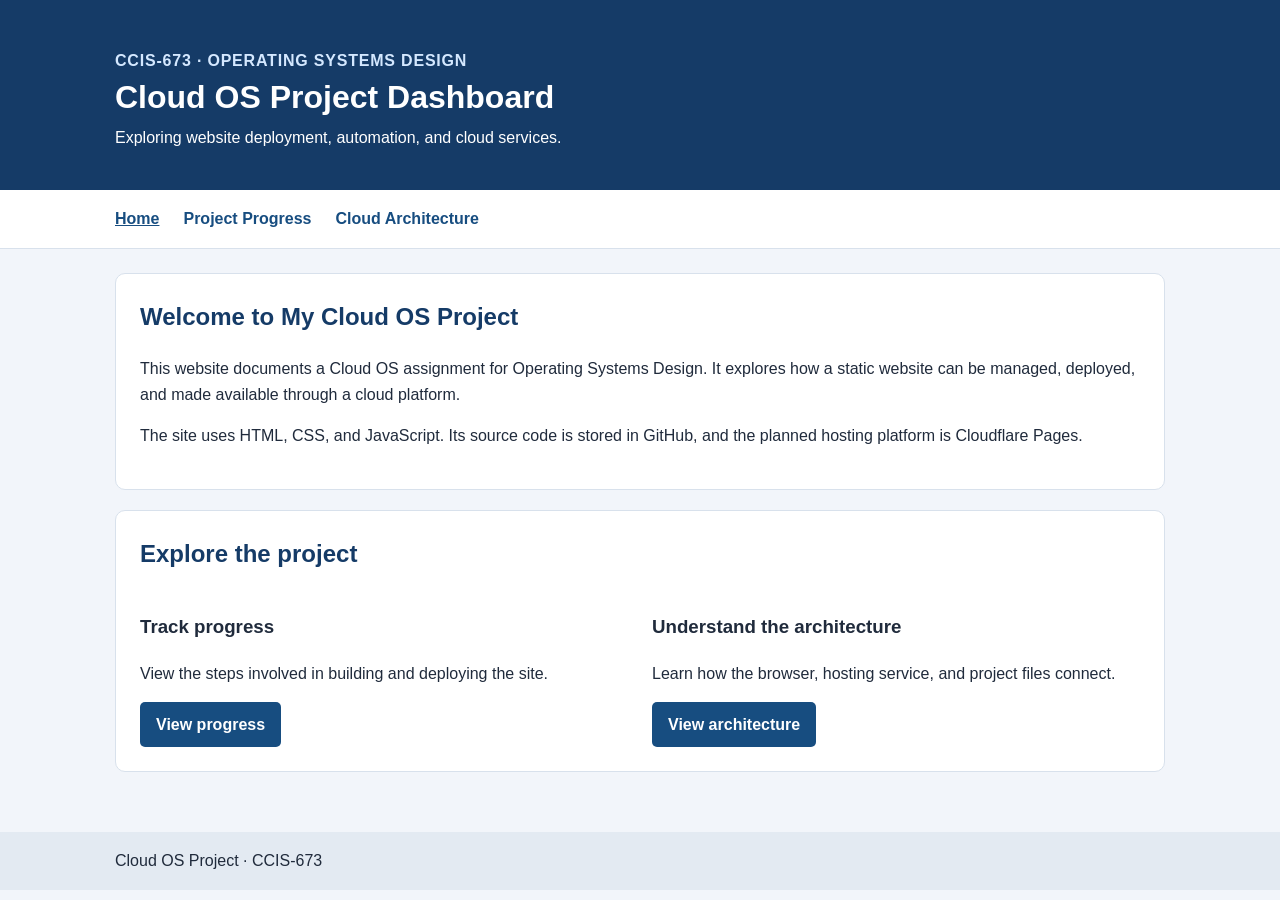
<file: index.html>
<!DOCTYPE html>
<html lang="en">
<head>
  <meta charset="UTF-8">
  <meta name="viewport" content="width=device-width, initial-scale=1.0">
  <title>Cloud OS Project Dashboard</title>
  <link rel="stylesheet" href="style.css">
</head>
<body>
  <header>
    <div class="container">
      <p class="eyebrow">CCIS-673 · Operating Systems Design</p>
      <h1>Cloud OS Project Dashboard</h1>
      <p>Exploring website deployment, automation, and cloud services.</p>
    </div>
  </header>

  <nav aria-label="Main navigation">
    <div class="container nav-links">
      <a href="index.html" aria-current="page">Home</a>
      <a href="progress.html">Project Progress</a>
      <a href="architecture.html">Cloud Architecture</a>
    </div>
  </nav>

  <main class="container">
    <section class="card">
     <h2>Welcome to My Cloud OS Project</h2>
      <p>
        This website documents a Cloud OS assignment for Operating Systems
        Design. It explores how a static website can be managed, deployed,
        and made available through a cloud platform.
      </p>
      <p>
        The site uses HTML, CSS, and JavaScript. Its source code is stored
        in GitHub, and the planned hosting platform is Cloudflare Pages.
      </p>
    </section>

    <section class="card">
      <h2>Explore the project</h2>
      <div class="grid">
        <div>
          <h3>Track progress</h3>
          <p>View the steps involved in building and deploying the site.</p>
          <a class="button" href="progress.html">View progress</a>
        </div>
        <div>
          <h3>Understand the architecture</h3>
          <p>Learn how the browser, hosting service, and project files connect.</p>
          <a class="button" href="architecture.html">View architecture</a>
        </div>
      </div>
    </section>
  </main>

  <footer>
    <div class="container">
      <p>Cloud OS Project · CCIS-673</p>
    </div>
  </footer>
</body>
</html>
</file>
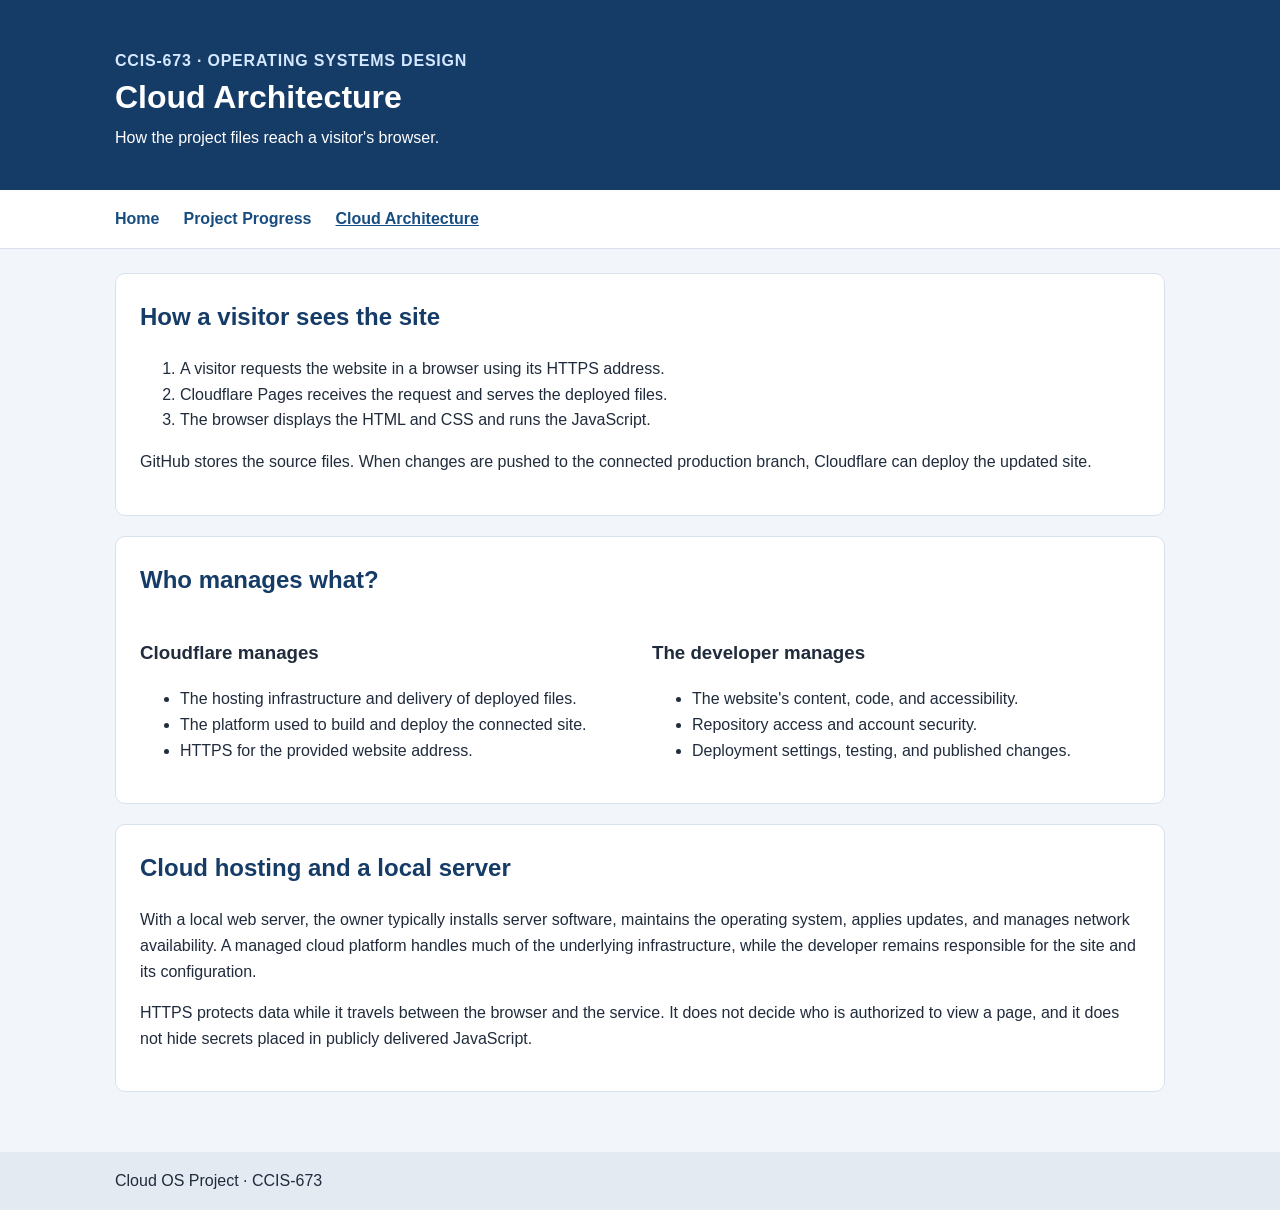
<file: architecture.html>
<!DOCTYPE html>
<html lang="en">
<head>
  <meta charset="UTF-8">
  <meta name="viewport" content="width=device-width, initial-scale=1.0">
  <title>Cloud Architecture | Cloud OS Dashboard</title>
  <link rel="stylesheet" href="style.css">
</head>
<body>
  <header>
    <div class="container">
      <p class="eyebrow">CCIS-673 · Operating Systems Design</p>
      <h1>Cloud Architecture</h1>
      <p>How the project files reach a visitor's browser.</p>
    </div>
  </header>

  <nav aria-label="Main navigation">
    <div class="container nav-links">
      <a href="index.html">Home</a>
      <a href="progress.html">Project Progress</a>
      <a href="architecture.html" aria-current="page">Cloud Architecture</a>
    </div>
  </nav>

  <main class="container">
    <section class="card">
      <h2>How a visitor sees the site</h2>
      <ol>
        <li>A visitor requests the website in a browser using its HTTPS address.</li>
        <li>Cloudflare Pages receives the request and serves the deployed files.</li>
        <li>The browser displays the HTML and CSS and runs the JavaScript.</li>
      </ol>
      <p>
        GitHub stores the source files. When changes are pushed to the
        connected production branch, Cloudflare can deploy the updated site.
      </p>
    </section>

    <section class="card">
      <h2>Who manages what?</h2>
      <div class="grid">
        <div>
          <h3>Cloudflare manages</h3>
          <ul>
            <li>The hosting infrastructure and delivery of deployed files.</li>
            <li>The platform used to build and deploy the connected site.</li>
            <li>HTTPS for the provided website address.</li>
          </ul>
        </div>
        <div>
          <h3>The developer manages</h3>
          <ul>
            <li>The website's content, code, and accessibility.</li>
            <li>Repository access and account security.</li>
            <li>Deployment settings, testing, and published changes.</li>
          </ul>
        </div>
      </div>
    </section>

    <section class="card">
      <h2>Cloud hosting and a local server</h2>
      <p>
        With a local web server, the owner typically installs server software,
        maintains the operating system, applies updates, and manages network
        availability. A managed cloud platform handles much of the underlying
        infrastructure, while the developer remains responsible for the site
        and its configuration.
      </p>
      <p>
        HTTPS protects data while it travels between the browser and the
        service. It does not decide who is authorized to view a page, and it
        does not hide secrets placed in publicly delivered JavaScript.
      </p>
    </section>
  </main>

  <footer>
    <div class="container">
      <p>Cloud OS Project · CCIS-673</p>
    </div>
  </footer>
</body>
</html>
</file>
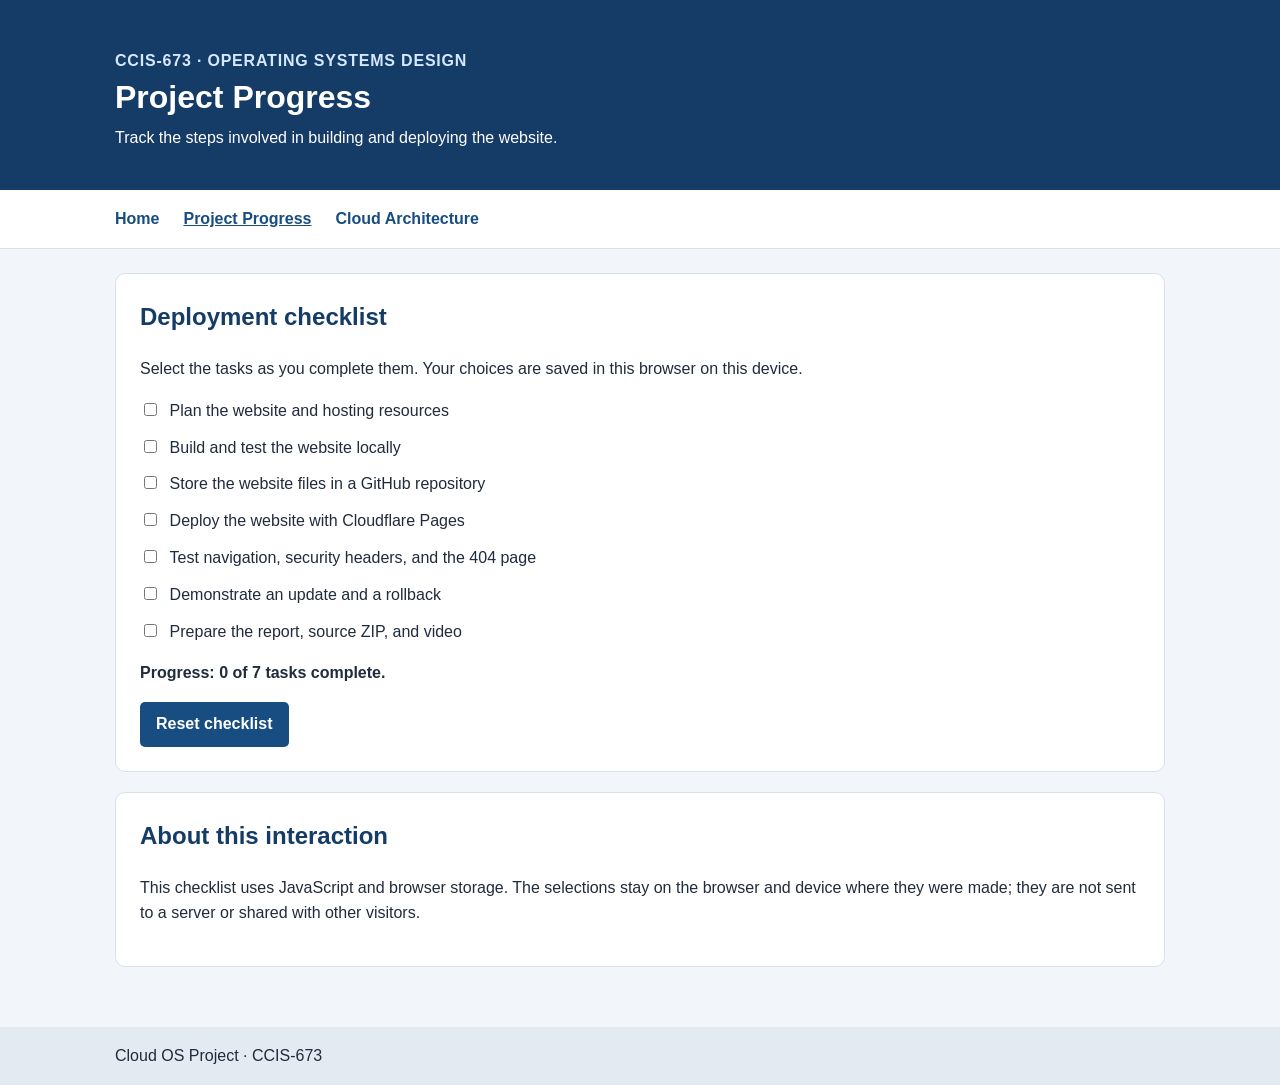
<file: progress.html>
<!DOCTYPE html>
<html lang="en">
<head>
  <meta charset="UTF-8">
  <meta name="viewport" content="width=device-width, initial-scale=1.0">
  <title>Project Progress | Cloud OS Dashboard</title>
  <link rel="stylesheet" href="style.css">
  <script src="script.js" defer></script>
</head>
<body>
  <header>
    <div class="container">
      <p class="eyebrow">CCIS-673 · Operating Systems Design</p>
      <h1>Project Progress</h1>
      <p>Track the steps involved in building and deploying the website.</p>
    </div>
  </header>

  <nav aria-label="Main navigation">
    <div class="container nav-links">
      <a href="index.html">Home</a>
      <a href="progress.html" aria-current="page">Project Progress</a>
      <a href="architecture.html">Cloud Architecture</a>
    </div>
  </nav>

  <main class="container">
    <section class="card">
      <h2>Deployment checklist</h2>
      <p>
        Select the tasks as you complete them. Your choices are saved in
        this browser on this device.
      </p>

      <div class="checklist">
        <label>
          <input type="checkbox" data-task="plan">
          Plan the website and hosting resources
        </label>
        <label>
          <input type="checkbox" data-task="build">
          Build and test the website locally
        </label>
        <label>
          <input type="checkbox" data-task="github">
          Store the website files in a GitHub repository
        </label>
        <label>
          <input type="checkbox" data-task="deploy">
          Deploy the website with Cloudflare Pages
        </label>
        <label>
          <input type="checkbox" data-task="test">
          Test navigation, security headers, and the 404 page
        </label>
        <label>
          <input type="checkbox" data-task="update">
          Demonstrate an update and a rollback
        </label>
        <label>
          <input type="checkbox" data-task="report">
          Prepare the report, source ZIP, and video
        </label>
      </div>

      <p id="progress-status" role="status" aria-live="polite">
        Progress: 0 of 7 tasks complete.
      </p>

      <button id="reset-progress" type="button">Reset checklist</button>
    </section>

    <section class="card">
      <h2>About this interaction</h2>
      <p>
        This checklist uses JavaScript and browser storage. The selections
        stay on the browser and device where they were made; they are not
        sent to a server or shared with other visitors.
      </p>
    </section>
  </main>

  <footer>
    <div class="container">
      <p>Cloud OS Project · CCIS-673</p>
    </div>
  </footer>
</body>
</html>
</file>
<file: style.css>
/* Colors and sizing used throughout the site */
:root {
  color-scheme: light;
  font-family: Arial, Helvetica, sans-serif;
  color: #202b3c;
  background: #f2f5fa;
}

* {
  box-sizing: border-box;
}

body {
  margin: 0;
  line-height: 1.6;
}

.container {
  width: min(100% - 2rem, 1050px);
  margin: 0 auto;
}

/* Header and navigation */
header {
  background: #153b67;
  color: #ffffff;
  padding: 2.5rem 0;
}

header h1 {
  margin: 0.3rem 0;
  line-height: 1.2;
}

header p {
  margin: 0.5rem 0 0;
}

.eyebrow {
  color: #d4e8ff;
  font-weight: bold;
  letter-spacing: 0.05em;
  text-transform: uppercase;
}

nav {
  background: #ffffff;
  border-bottom: 1px solid #d8e1ec;
}

.nav-links {
  display: flex;
  flex-wrap: wrap;
  gap: 0.5rem 1.5rem;
  padding-top: 1rem;
  padding-bottom: 1rem;
}

nav a {
  color: #174d80;
  font-weight: bold;
  text-decoration: none;
}

nav a:hover,
nav a[aria-current="page"] {
  text-decoration: underline;
}

/* Main content */
main {
  padding: 1.5rem 0 2.5rem;
}

.card {
  background: #ffffff;
  border: 1px solid #d8e1ec;
  border-radius: 10px;
  margin-bottom: 1.25rem;
  padding: 1.5rem;
}

.card h2 {
  color: #153b67;
  margin-top: 0;
}

.grid {
  display: grid;
  grid-template-columns: repeat(auto-fit, minmax(min(100%, 250px), 1fr));
  gap: 1.5rem;
}

a {
  color: #174d80;
}

.button,
button {
  display: inline-block;
  background: #174d80;
  border: 0;
  border-radius: 5px;
  color: #ffffff;
  cursor: pointer;
  font: inherit;
  font-weight: bold;
  padding: 0.6rem 1rem;
  text-decoration: none;
}

.button:hover,
button:hover {
  background: #10385d;
}

a:focus-visible,
button:focus-visible,
input:focus-visible {
  outline: 3px solid #ed9b20;
  outline-offset: 3px;
}

/* Progress checklist */
.checklist {
  display: grid;
  gap: 0.7rem;
}

.checklist label {
  align-items: baseline;
  display: flex;
  gap: 0.6rem;
}

.checklist input {
  accent-color: #174d80;
}

#progress-status {
  font-weight: bold;
}

footer {
  background: #e3eaf2;
  padding: 1rem 0;
}

footer p {
  margin: 0;
}
</file>
